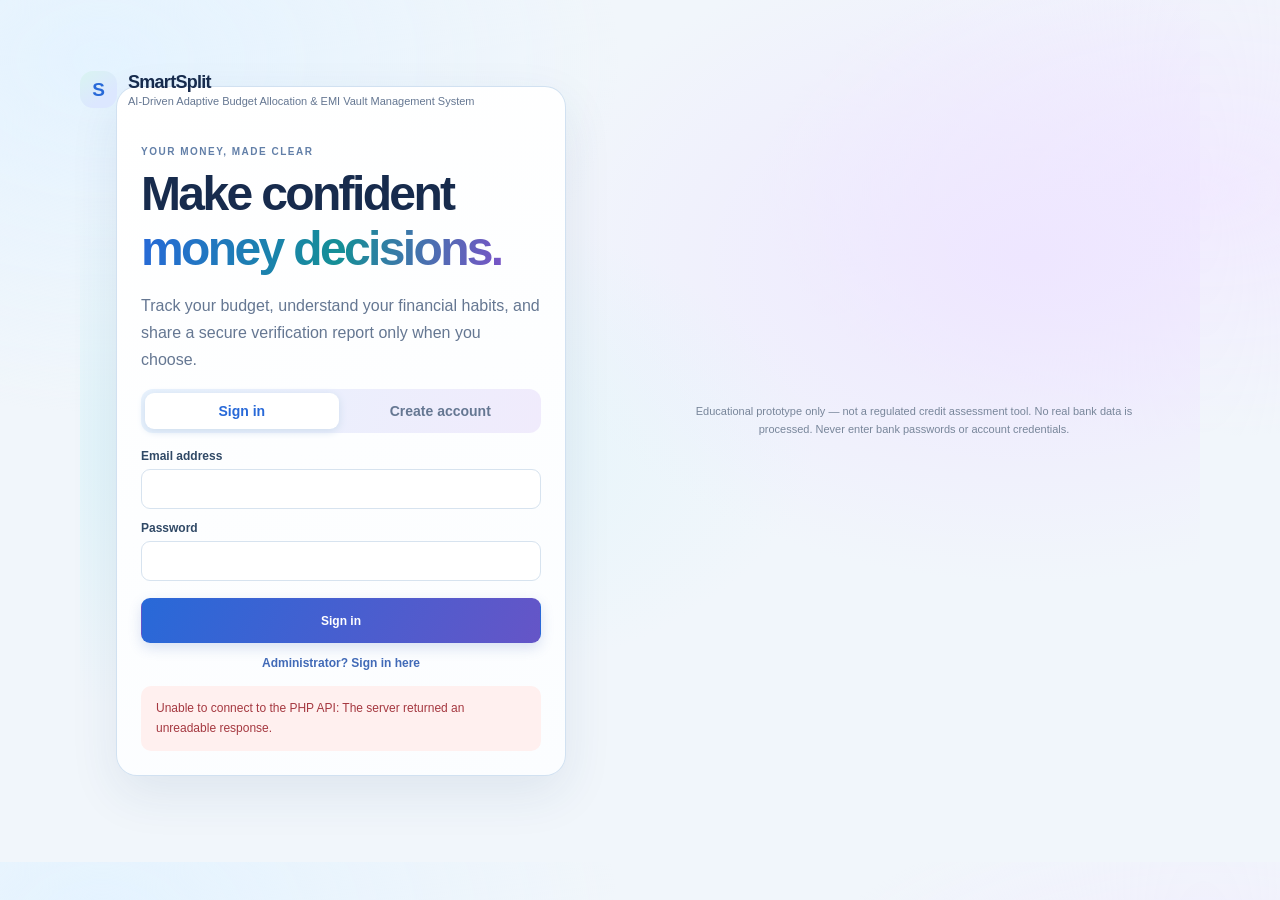
<file: frontend/index.html>
<!doctype html>
<html lang="en">
<head>
  <meta charset="utf-8">
  <meta name="viewport" content="width=device-width, initial-scale=1">
  <meta name="theme-color" content="#f1f6fb">
  <title>SmartSplit – AI-Driven Adaptive Budget Allocation &amp; EMI Vault Management System</title>
  <link rel="stylesheet" href="styles.css?v=13">
</head>
<body>
  <main class="page-wrap">
    <section id="auth-view" class="auth-shell">
      <div class="brand-lockup">
        <div class="brand-mark" aria-hidden="true">S</div>
        <div><strong>SmartSplit</strong><span>AI-Driven Adaptive Budget Allocation &amp; EMI Vault Management System</span></div>
      </div>
      <div class="auth-card">
        <div class="auth-intro">
          <p class="eyebrow">YOUR MONEY, MADE CLEAR</p>
          <h1>Make confident<br><span>money decisions.</span></h1>
          <p>Track your budget, understand your financial habits, and share a secure verification report only when you choose.</p>
        </div>
        <div id="hosting-error" class="hosting-error hidden" role="alert"></div>
        <div class="auth-tabs" role="tablist" aria-label="Account access">
          <button type="button" class="auth-tab selected" data-auth-tab="login">Sign in</button>
          <button type="button" class="auth-tab" data-auth-tab="register">Create account</button>
        </div>
        <form id="login-form" class="form-stack">
          <label>Email address<input name="email" type="email" autocomplete="username" required maxlength="254"></label>
          <label>Password<input name="password" type="password" autocomplete="current-password" required></label>
          <button class="button primary wide" type="submit">Sign in</button>
          <a class="auth-page-link" href="admin.html">Administrator? Sign in here</a>
        </form>
        <form id="register-form" class="form-stack register-form hidden">
          <label>Your name<input name="name" autocomplete="name" required maxlength="120"></label>
          <label>Email address<input name="email" type="email" autocomplete="email" required maxlength="254"></label>
          <label>Password <span class="field-hint">(10–72 characters)</span><input name="password" type="password" autocomplete="new-password" required minlength="10" maxlength="72"></label>
          <label>Account type
            <select id="registration-role" name="role">
              <option value="customer">Normal User (Customer)</option>
              <option value="bank">Bank Employee (admin approval required)</option>
            </select>
          </label>
          <div id="customer-registration-fields" class="role-fields">
            <label>PAN ID <span class="field-hint">(format checked; never stored as plain text)</span>
              <input id="pan-id" name="pan_id" type="password" autocomplete="off" autocapitalize="characters" maxlength="10" minlength="10" pattern="[A-Z]{5}[0-9]{4}[A-Z]" title="Enter 5 letters, 4 digits, then 1 letter (for example ABCDE1234F)." aria-describedby="pan-help" required>
            </label>
            <small id="pan-help" class="field-hint">Your PAN is stored only as a SHA-256 hash; the account displays its last 4 characters.</small>
          </div>
          <div id="bank-registration-fields" class="role-fields hidden">
            <label>Bank name<input name="bank_name" type="text" autocomplete="organization" maxlength="120"></label>
            <label>Bank Employee ID <span class="field-hint">(4–32 letters or digits)</span>
              <input id="bank-employee-id" name="bank_employee_id" type="text" autocomplete="off" minlength="4" maxlength="32" pattern="[A-Za-z0-9]{4,32}" title="Use 4–32 letters or digits.">
            </label>
            <small class="field-hint">Bank Employee accounts remain pending until an administrator manually verifies this ID.</small>
          </div>
          <button class="button primary wide" type="submit">Create account</button>
        </form>
        <div id="auth-message" class="notice hidden" role="status"></div>
      </div>
      <p class="auth-footnote">Educational prototype only — not a regulated credit assessment tool. No real bank data is processed. Never enter bank passwords or account credentials.</p>
    </section>

    <section id="app-view" class="app-shell hidden">
      <header class="topbar">
        <a class="brand-lockup compact" href="#" aria-label="SmartSplit home">
          <div class="brand-mark" aria-hidden="true">S</div>
          <div><strong>SmartSplit</strong><span>AI-Driven Adaptive Budget Allocation &amp; EMI Vault Management System</span></div>
        </a>
        <div class="topbar-right">
          <span id="user-label" class="user-label"></span>
          <button id="logout-button" class="button quiet" type="button">Sign out</button>
        </div>
      </header>
      <div class="app-body">
        <aside class="sidebar">
          <p class="eyebrow">WORKSPACE</p>
          <nav id="main-nav" class="main-nav" aria-label="Main navigation"></nav>
          <div class="side-note"><span class="status-dot"></span> Private by default<br><small>You control what you share.</small></div>
        </aside>
        <div class="content-column">
          <div id="toast" class="toast hidden" role="status"></div>
          <section id="customer-view" class="role-view hidden">
            <div class="page-heading">
              <div><p class="eyebrow">PERSONAL FINANCE</p><h1 id="welcome-title">Good morning</h1><p>One clear view of this month's money.</p></div>
              <label class="month-select">Month<input id="month-picker" type="month"></label>
            </div>
            <section class="customer-panel" data-panel="overview">
              <div id="budget-alert" class="budget-alert hidden" role="alert" aria-live="assertive"></div>
              <div class="summary-grid" id="summary-cards"></div>
              <section class="customer-reference-card" aria-label="Bank verification reference">
                <div><p class="eyebrow">YOUR PRIVATE BANK VERIFICATION ID</p><strong id="customer-reference-id">Loading…</strong><p>Share this ID together with a current consent reference. Your ID alone does not reveal any data.</p></div>
                <button id="copy-customer-reference" class="button secondary" type="button">Copy ID</button>
              </section>
              <div class="overview-dashboard-grid">
                <section class="card dashboard-panel spending-panel">
                  <div class="dashboard-panel-heading"><h2>Spending vs Limit by Category</h2><button class="text-button" type="button" data-go="limits">Edit limits →</button></div>
                  <div id="progress-list" class="progress-list"></div>
                  <p id="overview-limit-alert" class="overview-limit-alert"></p>
                </section>
                <div class="overview-dashboard-side">
                  <section class="card dashboard-panel vault-panel">
                    <div class="dashboard-panel-heading"><h2>EMI Vault Status</h2><button class="text-button" type="button" data-go="entries">Manage →</button></div>
                    <div id="overview-real-loan-list" class="overview-real-loans"></div>
                    <div id="overview-vault-progress" class="vault-progress"></div>
                    <div class="overview-demo-wrap"><p class="eyebrow">FAKE DEMO LOANS</p><div id="overview-demo-loan-list" class="demo-loan-grid overview-demo-grid"></div></div>
                  </section>
                  <section class="card dashboard-panel explanation-panel">
                    <div class="dashboard-panel-heading"><h2>Why this score? (Explainability)</h2><button class="text-button" type="button" data-go="risk">Details →</button></div>
                    <div id="overview-explanation" class="overview-explanation"></div>
                  </section>
                </div>
              </div>
              <div class="section-heading"><div><p class="eyebrow">BUDGET PULSE</p><h2>Notifications</h2></div><div><span id="notification-count" class="count-pill">0 unread</span> <button id="mark-notifications" class="text-button hidden" type="button">Mark as read</button></div></div>
              <div id="notification-list" class="notification-list card"></div>
            </section>

            <section class="customer-panel hidden" data-panel="entries">
              <div class="section-heading"><div><p class="eyebrow">SELF-REPORTED MONTHLY DATA</p><h2>Monthly finance details</h2><p>Enter amounts for the selected month. EMI is calculated from your active loan commitments below.</p></div></div>
              <form id="finance-form" class="card form-card">
                <div id="finance-budget-preview" class="budget-alert budget-preview hidden" role="status" aria-live="polite"></div>
                <div class="input-grid">
                  <label>Monthly income <span>Take-home income</span><div class="money-input"><span>₹</span><input name="income" type="number" min="0" step="0.01" required></div></label>
                  <label>Savings goal <span>Amount you plan to save (not an expense)</span><div class="money-input"><span>₹</span><input name="savings" type="number" min="0" step="0.01" required></div></label>
                  <label>Rent / housing <span>Monthly housing cost</span><div class="money-input"><span>₹</span><input name="rent" type="number" min="0" step="0.01" required></div></label>
                  <label>Other expenses <span>Utilities, food, and more</span><div class="money-input"><span>₹</span><input name="other" type="number" min="0" step="0.01" required></div></label>
                </div>
                <div class="repayment-box">
                  <div><strong>Repayment history</strong><span>Self-reported payments for this month; up to 60.</span></div>
                  <label>On time<input name="on_time_payments" type="number" min="0" max="60" step="1" required></label>
                  <label>Missed<input name="missed_payments" type="number" min="0" max="60" step="1" required></label>
                </div>
                <button class="button primary" type="submit">Save monthly details</button>
              </form>
              <div class="section-heading"><div><p class="eyebrow">LINKED TO YOUR REGISTERED PAN</p><h2>Your EMI commitments</h2><p>Active loans determine your monthly EMI total. Closed loans remain in your payment history. Entries are self-reported and are not checked against a credit bureau.</p></div><span id="emi-count" class="count-pill">0 active EMIs</span></div>
              <p id="emi-total" class="emi-total"></p>
              <form id="emi-form" class="card form-card">
                <div class="input-grid">
                  <label>Loan label <span>For example, vehicle loan</span><input name="loan_label" type="text" maxlength="100" required></label>
                  <label>Monthly EMI amount<div class="money-input"><span>₹</span><input name="monthly_emi" type="number" min="0.01" step="0.01" required></div></label>
                </div>
                <button class="button primary" type="submit">Add EMI commitment</button>
              </form>
              <div id="emi-commitment-list" class="card table-card emi-commitment-list"></div>
              <div class="demo-loans-section">
                <div class="demo-loans-heading">
                  <div><p class="eyebrow">PRACTICE WITH SAMPLE DATA</p><h2>Demo loans</h2><p>These are fake examples for exploring the UI. They never affect your real EMI total, budget, or risk score.</p></div>
                  <span id="demo-loan-count" class="count-pill">0 active sample loans</span>
                </div>
                <div id="demo-loan-list" class="demo-loan-grid"></div>
              </div>
            </section>

            <section class="customer-panel hidden" data-panel="limits">
              <div class="section-heading"><div><p class="eyebrow">YOUR GUARDRAILS</p><h2>Set monthly limits</h2><p>You'll be notified when an amount reaches 80% and 100% of its limit. Use 0 to remove a limit.</p></div></div>
              <form id="limits-form" class="card form-card">
                <div class="input-grid">
                  <label>Savings goal / limit<div class="money-input"><span>₹</span><input name="savings" type="number" min="0" step="0.01" required></div></label>
                  <label>Loan / EMI limit<div class="money-input"><span>₹</span><input name="emi" type="number" min="0" step="0.01" required></div></label>
                  <label>Rent / housing limit<div class="money-input"><span>₹</span><input name="rent" type="number" min="0" step="0.01" required></div></label>
                  <label>Other expenses limit<div class="money-input"><span>₹</span><input name="other" type="number" min="0" step="0.01" required></div></label>
                </div>
                <button class="button primary" type="submit">Save limits</button>
              </form>
            </section>

            <section class="customer-panel hidden" data-panel="risk">
              <div class="section-heading"><div><p class="eyebrow">EDUCATIONAL PROTOTYPE SCORE</p><h2>Your explainable risk score</h2><p>Based on self-reported data and a synthetic Decision Tree model. This is not a CIBIL or other credit-bureau score.</p></div><button id="compute-risk" class="button primary" type="button">Compute score</button></div>
              <div id="risk-card" class="card risk-card"><div class="empty-state">Save monthly finance details, then compute a score to see your explanation.</div></div>
              <p class="fine-print">This score is a classroom demonstration, not a lending decision or a promise of creditworthiness.</p>
            </section>

            <section class="customer-panel hidden" data-panel="sharing">
              <div class="section-heading"><div><p class="eyebrow">YOU'RE IN CONTROL</p><h2>Share with a bank</h2><p>Create a temporary reference that lets a bank verifier view your latest score and audit proof. It expires in 7 days.</p></div><button id="create-consent" class="button primary" type="button">Create share reference</button></div>
              <div class="notice soft"><strong>Only share with a verifier you trust.</strong> Give the bank your SmartSplit ID and one active share reference. The reference exposes your latest educational score, explanation, self-reported monthly finances, and active/closed EMI history until it expires or you revoke access. No real CIBIL score is accessed.</div>
              <div class="customer-reference-card compact-reference"><div><p class="eyebrow">SMARTSPLIT CUSTOMER ID</p><strong id="customer-reference-id-sharing">Loading…</strong></div><button class="button secondary" type="button" data-copy-customer-reference>Copy ID</button></div>
              <div id="consent-list" class="consent-list"></div>
            </section>
          </section>

          <section id="bank-view" class="role-view hidden">
            <div class="page-heading"><div><p class="eyebrow">CONSENT-BASED VERIFICATION</p><h1>Verification portal</h1><p>Enter the customer ID and a matching, active consent reference. The customer ID alone grants no access.</p></div></div>
            <form id="bank-lookup-form" class="card lookup-card">
              <label>Customer SmartSplit ID<input name="customer_reference_id" required minlength="19" maxlength="19" pattern="SS-[A-Fa-f0-9]{16}" placeholder="SS-0123456789ABCDEF"></label>
              <label>Customer consent reference<input name="reference_id" required minlength="32" maxlength="32" placeholder="32-character consent reference"></label>
              <button class="button primary" type="submit">Verify record</button>
            </form>
            <div id="bank-result" class="bank-result"></div>
            <p class="fine-print">Read-only access. No bank credentials, account logins, or live account data are requested or processed.</p>
          </section>

          <section id="admin-view" class="role-view hidden">
            <div class="page-heading"><div><p class="eyebrow">SYSTEM ADMINISTRATION</p><h1>Admin panel</h1><p>Approve verifier access, manage accounts, and review audit activity.</p></div><button id="retrain-model" class="button secondary" type="button">Retrain synthetic model</button></div>
            <div class="section-heading"><div><p class="eyebrow">ACCESS CONTROL</p><h2>Accounts</h2><p>Review the submitted Bank Employee ID manually before approving access. Customer PANs are shown masked only.</p></div></div>
            <div id="admin-users" class="card table-card"></div>
            <div class="section-heading"><div><p class="eyebrow">AUDIT TRAIL</p><h2>Recent system events</h2></div></div>
            <div id="admin-logs" class="card table-card"></div>
          </section>
        </div>
      </div>
      <footer class="footer-note">Educational prototype only — not a regulated credit assessment tool. No real bank data is processed. · Private, self-reported data · No live bank connections</footer>
    </section>
  </main>
  <dialog id="close-emi-dialog" class="close-emi-dialog">
    <form id="close-emi-form">
      <h2>Close EMI commitment</h2>
      <p id="close-emi-label" class="fine-print"></p>
      <input name="commitment_id" type="hidden">
      <label>Total amount paid<div class="money-input"><span>₹</span><input name="amount_paid" type="number" min="0" step="0.01" required></div></label>
      <label>Were all EMI payments made on time?
        <select name="paid_on_time" required>
          <option value="">Select one</option>
          <option value="true">Yes, all on time</option>
          <option value="false">No, there were late payments</option>
        </select>
      </label>
      <div class="dialog-actions">
        <button class="button quiet" type="button" id="cancel-close-emi">Cancel</button>
        <button class="button primary" type="submit">Save payment history</button>
      </div>
    </form>
  </dialog>
  <script src="app.js?v=16" defer></script>
</body>
</html>
</file>
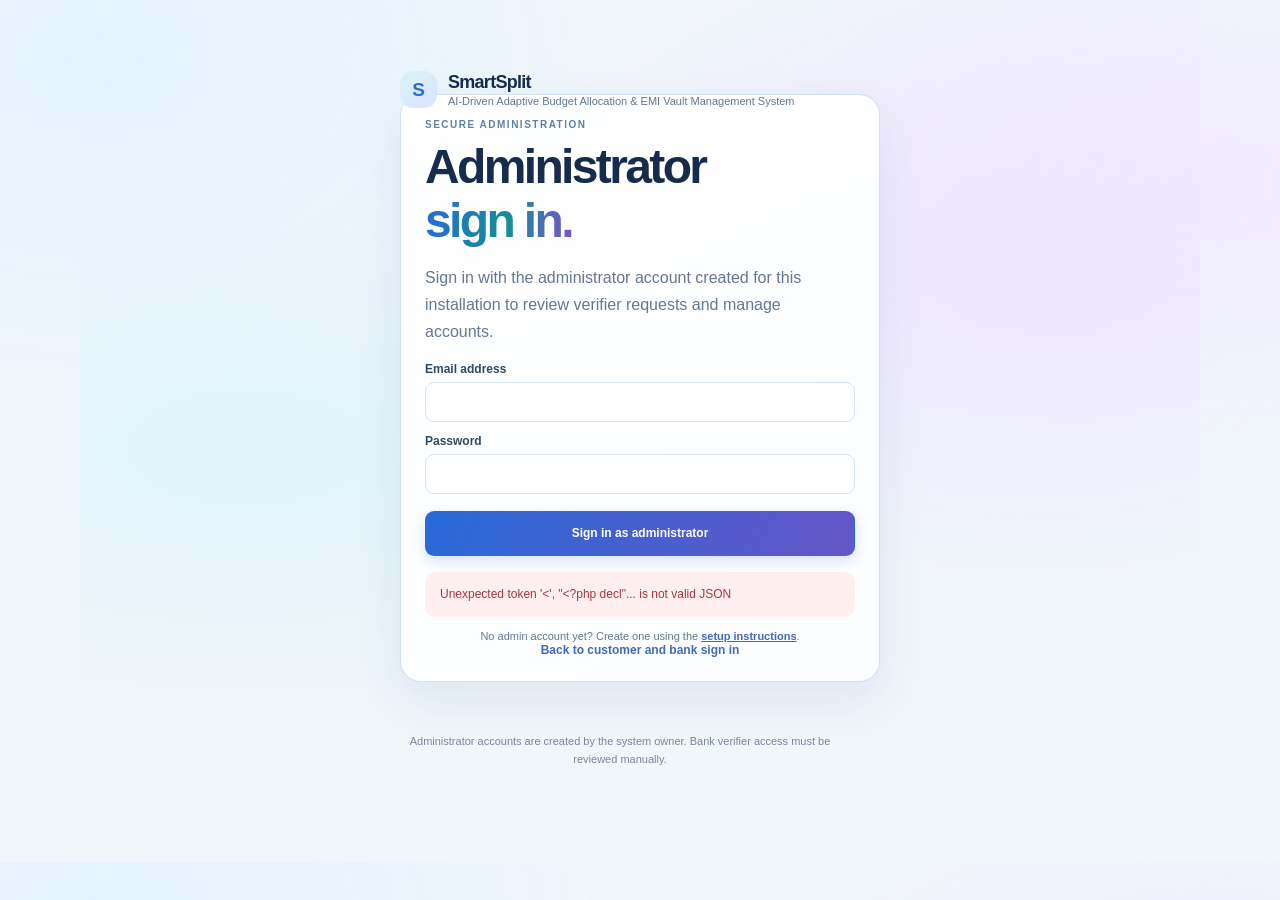
<file: frontend/admin.html>
<!doctype html>
<html lang="en">
<head>
  <meta charset="utf-8">
  <meta name="viewport" content="width=device-width, initial-scale=1">
  <meta name="theme-color" content="#f1f6fb">
  <title>Admin sign in | SmartSplit</title>
  <link rel="stylesheet" href="styles.css?v=13">
</head>
<body>
  <main class="page-wrap">
    <section class="auth-shell admin-auth-shell">
      <a class="brand-lockup" href="index.html" aria-label="SmartSplit home">
        <div class="brand-mark" aria-hidden="true">S</div>
        <div><strong>SmartSplit</strong><span>AI-Driven Adaptive Budget Allocation &amp; EMI Vault Management System</span></div>
      </a>
      <div class="auth-card admin-auth-card">
        <div class="auth-intro">
          <p class="eyebrow">SECURE ADMINISTRATION</p>
          <h1>Administrator<br><span>sign in.</span></h1>
          <p>Sign in with the administrator account created for this installation to review verifier requests and manage accounts.</p>
        </div>
        <form id="admin-login-form" class="form-stack">
          <label>Email address<input name="email" type="email" autocomplete="username" required maxlength="254"></label>
          <label>Password<input name="password" type="password" autocomplete="current-password" required maxlength="72"></label>
          <button id="admin-login-submit" class="button primary wide" type="submit" disabled>Sign in as administrator</button>
        </form>
        <div id="admin-login-message" class="notice hidden" role="status" aria-live="polite"></div>
        <p class="field-hint admin-setup-help">No admin account yet? Create one using the <a href="../README.md">setup instructions</a>.</p>
        <a class="auth-page-link" href="index.html">Back to customer and bank sign in</a>
      </div>
      <p class="auth-footnote">Administrator accounts are created by the system owner. Bank verifier access must be reviewed manually.</p>
    </section>
  </main>
  <script src="admin-login.js?v=1" defer></script>
</body>
</html>
</file>
<file: frontend/styles.css>
:root {
  color-scheme: light;
  --ink: #172b4d;
  --muted: #657792;
  --line: #dfe8f2;
  --paper: #fff;
  --canvas: #f1f6fb;
  --blue: #2869d8;
  --blue-dark: #1e53b4;
  --mint: #e6f7f1;
  --green: #14805e;
  --amber: #b96c08;
  --red: #c5414a;
  --teal: #168f96;
  --purple: #7954c7;
  --coral: #e46862;
  --shadow: 0 18px 50px rgba(31, 65, 107, .09);
  font-family: 'DM Sans', 'Segoe UI', sans-serif;
  font-synthesis: none;
  text-rendering: optimizeLegibility;
}

* { box-sizing: border-box; }
body { margin: 0; background: radial-gradient(ellipse at 8% 7%, #e4f3ff 0, transparent 31%), radial-gradient(ellipse at 94% 22%, #f1eaff 0, transparent 26%), var(--canvas); color: var(--ink); font-size: 14px; }
button, input, select { font: inherit; }
button { cursor: pointer; }
.hidden { display: none !important; }
.disclaimer { display: flex; align-items: center; justify-content: center; gap: 9px; padding: 10px 18px; background: linear-gradient(100deg, #153b64, #194e71 55%, #2d477f); color: #fff; text-align: center; font-size: 12px; letter-spacing: .01em; }
.disclaimer span { color: #9ad6ff; font-size: 15px; }
.page-wrap { max-width: 1500px; margin: 0 auto; min-height: calc(100vh - 38px); }
.auth-shell { position: relative; display: grid; grid-template-columns: 1fr minmax(350px, 470px); align-items: center; gap: clamp(40px, 10vw, 150px); max-width: 1120px; min-height: calc(100vh - 38px); padding: 58px 36px; margin: 0 auto; background: radial-gradient(ellipse at 15% 52%, #dff4fa 0, transparent 42%), radial-gradient(ellipse at 85% 30%, #eee6ff 0, transparent 38%); }
.admin-auth-shell { grid-template-columns: minmax(0, 480px); justify-content: center; gap: 0; }
.admin-auth-shell > .brand-lockup { left: max(36px, calc((100% - 480px) / 2)); }
.admin-auth-card { width: 100%; }
.admin-auth-card .auth-intro { margin-top: 0; }
.admin-setup-help { margin: 13px 0 0; text-align: center; font-size: 11px; }
.admin-setup-help a { color: #416ab7; font-weight: 700; }
.auth-page-link { display: block; margin: 1px auto 0; color: #416ab7; text-align: center; font-size: 12px; font-weight: 600; text-decoration: none; }
.auth-page-link:hover { text-decoration: underline; }
.brand-lockup { display: inline-flex; align-items: center; gap: 11px; color: var(--ink); text-decoration: none; }
.brand-lockup strong { display: block; font: 800 18px 'Segoe UI', sans-serif; letter-spacing: -.04em; }
.brand-lockup span { display: block; margin-top: 2px; color: var(--muted); font-size: 11px; }
.brand-lockup > div:last-child { min-width: 0; }
.brand-mark { display: grid; place-items: center; width: 37px; height: 37px; border-radius: 13px; background: linear-gradient(145deg, #d9f4f1, #dce7ff 70%); color: var(--blue); font: 800 19px 'Segoe UI', sans-serif; }
.auth-shell > .brand-lockup { position: absolute; top: 71px; }
.auth-intro { margin-top: 35px; }
.auth-intro h1, .page-heading h1 { margin: 10px 0; font: 800 clamp(34px, 4vw, 48px)/1.13 'Segoe UI', sans-serif; letter-spacing: -.055em; }
.auth-intro h1 span { color: var(--blue); }
.auth-intro > p:last-child { max-width: 410px; color: var(--muted); font-size: 16px; line-height: 1.7; }
.eyebrow { margin: 0; color: #8090a7; font-size: 10px; font-weight: 700; letter-spacing: .15em; }
.auth-card { padding: 24px; border: 1px solid rgba(207, 224, 241, .95); border-radius: 21px; background: linear-gradient(155deg, #fff 0%, #fbfdff 100%); box-shadow: var(--shadow); }
.auth-tabs, .page-nav { display: flex; gap: 5px; padding: 4px; border-radius: 12px; background: linear-gradient(100deg, #e8f2fd, #f0ebfc); }
.auth-tabs { margin: 16px 0; }
.auth-tab { flex: 1; padding: 10px; border: 0; border-radius: 9px; background: transparent; color: var(--muted); font-weight: 600; }
.auth-tab.selected { background: #fff; color: var(--blue); box-shadow: 0 2px 8px #cddced; }
.form-stack { display: grid; gap: 12px; }
.register-form { grid-template-columns: repeat(2, minmax(0, 1fr)); }
.register-form > .role-fields, .register-form > .button { grid-column: 1 / -1; }
.register-form > .role-fields { grid-template-columns: repeat(2, minmax(0, 1fr)); align-items: center; }
.register-form > .role-fields small { grid-column: 2; grid-row: 1; }
.register-form #bank-registration-fields small { grid-column: 1 / -1; grid-row: auto; }
.role-fields { display: grid; gap: 9px; padding: 11px; border: 1px solid #dce9f1; border-radius: 11px; background: linear-gradient(130deg, #f1fbfb, #f7f5ff); }
label { display: block; color: #34445c; font-size: 12px; font-weight: 600; }
input, select { width: 100%; min-height: 40px; margin-top: 6px; padding: 9px 11px; border: 1px solid #dfe5ee; border-radius: 9px; outline: 0; background: #fff; color: var(--ink); transition: border-color .16s, box-shadow .16s; }
input:focus, select:focus { border-color: #83b1fa; box-shadow: 0 0 0 3px #e4efff; }
.field-hint { color: var(--muted); font-weight: 400; }
.button { display: inline-flex; align-items: center; justify-content: center; gap: 8px; min-height: 41px; padding: 0 16px; border: 1px solid transparent; border-radius: 9px; font-size: 12px; font-weight: 700; transition: transform .14s, background .14s; }
.button:hover { transform: translateY(-1px); }
.button.primary { background: linear-gradient(115deg, #2869d8, #6555c7); color: #fff; box-shadow: 0 5px 13px rgb(54 92 183 / 18%); }
.button.primary:hover { background: linear-gradient(115deg, #1e53b4, #5543b6); }
.button.secondary { border-color: #d6e5f4; background: linear-gradient(115deg, #e9f8fb, #f0edff); color: #315fb7; }
.button.quiet { border-color: #dce6f0; background: linear-gradient(120deg, #fff, #f8fbff); color: #49617f; }
.button.wide { width: 100%; min-height: 45px; margin-top: 5px; }
.auth-footnote { max-width: 440px; margin: -20px 0 0; color: #78869a; text-align: center; font-size: 11px; line-height: 1.6; }
.notice { margin-top: 16px; padding: 13px 15px; border-radius: 10px; background: #fff2e7; color: #815016; font-size: 12px; line-height: 1.6; }
.hosting-error { padding: 16px; border: 1px solid #f1d0a4; border-radius: 12px; background: #fff8ed; color: #76501e; font-size: 12px; line-height: 1.7; }
.hosting-error a { display: inline-block; margin-top: 9px; color: #145fc9; font-weight: 700; text-decoration: underline; }
.notice.soft { border: 1px solid #e2ebfa; background: #eff5ff; color: #485d7d; }
.app-shell { padding: 0 27px 28px; }
.topbar { display: flex; align-items: center; justify-content: space-between; min-height: 74px; border-bottom: 1px solid #dbe7f1; background: linear-gradient(100deg, rgb(255 255 255 / 86%), rgb(241 248 255 / 90%) 55%, rgb(247 243 255 / 86%)); }
.brand-lockup.compact .brand-mark { width: 33px; height: 33px; border-radius: 11px; }
.brand-lockup.compact strong { font-size: 16px; }
.brand-lockup.compact span { max-width: 560px; font-size: 9px; }
.topbar-right { display: flex; align-items: center; gap: 16px; }
.user-label { color: #53647a; font-size: 12px; font-weight: 600; }
.app-body { display: grid; grid-template-columns: 205px minmax(0, 1fr); gap: 34px; padding-top: 27px; }
.sidebar { display: flex; flex-direction: column; min-height: 640px; padding: 11px 4px 14px; }
.sidebar .eyebrow { margin: 0 0 15px 11px; }
.main-nav { display: grid; gap: 5px; }
.nav-item { width: 100%; padding: 11px; border: 0; border-radius: 9px; background: transparent; color: #64758a; text-align: left; font-size: 12px; font-weight: 600; }
.nav-item.active { background: linear-gradient(110deg, #e4f5fb, #e9eaff); color: #315fb7; box-shadow: inset 3px 0 #4382df; }
.side-note { margin-top: auto; padding: 14px 12px; border: 1px solid #d4eee6; border-radius: 12px; background: linear-gradient(135deg, #e6f8f1, #eaf7ff); color: #26705f; font-size: 11px; line-height: 1.8; }
.side-note small { margin-left: 12px; color: #678a80; }
.status-dot { display: inline-block; width: 7px; height: 7px; margin-right: 5px; border-radius: 50%; background: #25a478; }
.content-column { min-width: 0; padding-bottom: 35px; }
.page-heading { display: flex; align-items: center; justify-content: space-between; gap: 20px; margin: 6px 0 24px; }
.page-heading h1 { margin: 5px 0; font-size: clamp(27px, 3vw, 36px); }
.page-heading p:not(.eyebrow), .section-heading p:not(.eyebrow) { margin: 6px 0 0; color: var(--muted); font-size: 12px; }
.month-select { width: 165px; color: var(--muted); }
.month-select input { min-height: 39px; }
.page-nav { width: fit-content; max-width: 100%; margin-bottom: 21px; overflow-x: auto; }
.page-tab { flex: 0 0 auto; padding: 9px 13px; border: 0; border-radius: 8px; background: transparent; color: #697990; white-space: nowrap; font-size: 11px; font-weight: 600; }
.page-tab.active { background: #fff; color: var(--blue); box-shadow: 0 2px 7px #dfe5ef; }
.summary-grid { display: grid; grid-template-columns: repeat(3, minmax(0, 1fr)); gap: 13px; margin-bottom: 28px; }
.summary-card, .card { border: 1px solid var(--line); border-radius: 14px; background: var(--paper); }
.summary-card { min-width: 0; min-height: 116px; padding: 17px 18px; }
.summary-card .label { color: #7a879a; font-size: 11px; font-weight: 600; }
.summary-card strong { display: block; margin-top: 9px; font: 700 25px 'Segoe UI', sans-serif; letter-spacing: -.04em; }
.summary-card small { display: block; margin-top: 5px; color: #8793a5; font-size: 10px; }
.score-summary-card .text-button { margin: 8px 0 0; padding: 0; }
.app-shell.customer-mode .app-body { grid-template-columns: 205px minmax(0, 1fr); gap: 34px; }
.customer-mode .page-heading { margin: 15px 0 22px; }
.customer-mode .summary-grid { grid-template-columns: repeat(4, minmax(0, 1fr)); gap: 16px; margin-bottom: 22px; }
.customer-mode .summary-card { min-height: 105px; padding: 17px 19px; border-color: transparent; box-shadow: 0 8px 22px rgb(45 74 112 / 7%); }
.customer-mode .summary-income { border-color: #d1e9f6; background: linear-gradient(145deg, #fff 10%, #eaf7ff); }
.customer-mode .summary-emi { border-color: #f6dfc3; background: linear-gradient(145deg, #fff 10%, #fff4e6); }
.customer-mode .summary-available { border-color: #cdece0; background: linear-gradient(145deg, #fff 10%, #e9fbf2); }
.customer-mode .summary-score { border-color: #ddd5f6; background: linear-gradient(145deg, #fff 10%, #f2edff); }
.summary-income strong { color: #3183ad; }
.summary-emi strong { color: #e58b1e; }
.summary-available strong, .summary-score strong { color: #229d6e; }
.summary-score strong { font-size: 24px; }
.customer-reference-card { display: flex; align-items: center; justify-content: space-between; gap: 18px; margin: -8px 0 21px; padding: 14px 18px; border: 1px solid #cfe4f3; border-radius: 14px; background: linear-gradient(105deg, #e8f7fb, #f0edff 72%, #f2fbf6); box-shadow: 0 6px 16px rgb(48 91 139 / 5%); }
.customer-reference-card .eyebrow { margin-bottom: 5px; color: #526fa3; }
.customer-reference-card strong { display: block; color: #244f89; font: 800 17px 'Segoe UI', sans-serif; letter-spacing: .08em; }
.customer-reference-card p:not(.eyebrow) { margin: 5px 0 0; color: #6d7e96; font-size: 10px; line-height: 1.5; }
.compact-reference { max-width: 600px; margin: 14px 0; }
.lookup-card { flex-wrap: wrap; }
.lookup-card label { min-width: 200px; }
.overview-dashboard-grid { display: grid; grid-template-columns: minmax(0, 1.03fr) minmax(0, 1fr); align-items: start; gap: 18px; }
.dashboard-panel { min-width: 0; padding: 20px; border-color: #dce7f1; box-shadow: 0 8px 24px rgb(37 72 117 / 5%); }
.spending-panel { background: linear-gradient(150deg, #fff 62%, #f0f9ff); }
.vault-panel { background: linear-gradient(145deg, #fff 58%, #f0fbf6); }
.explanation-panel { background: linear-gradient(145deg, #fff 58%, #f6f1ff); }
.dashboard-panel-heading { display: flex; align-items: center; justify-content: space-between; gap: 12px; margin-bottom: 14px; }
.dashboard-panel-heading h2 { margin: 0; font: 700 18px 'Segoe UI', sans-serif; letter-spacing: -.025em; }
.dashboard-panel-heading .text-button { flex: 0 0 auto; }
.overview-dashboard-side { display: grid; gap: 15px; min-width: 0; }
.spending-panel .progress-list { padding: 0; }
.spending-panel .progress-row { grid-template-columns: minmax(95px, 1fr) minmax(75px, 1.4fr) minmax(105px, auto); gap: 12px; padding: 9px 0; }
.spending-panel .progress-row + .progress-row { border-top: 0; }
.spending-panel .progress-label { color: #354357; font-size: 12px; }
.spending-panel .progress-label small { display: none; }
.spending-panel .progress-value { color: #7e8999; font-size: 11px; }
.spending-panel .progress-fill { background: #239f70; }
.spending-panel .progress-fill.emi { background: #ed9a2c; }
.spending-panel .progress-fill.rent { background: #378bb8; }
.spending-panel .progress-fill.savings { background: #239f70; }
.spending-panel .progress-fill.other { background: #875fc8; }
.spending-panel .progress-fill.warning { filter: saturate(1.18); }
.spending-panel .progress-fill.danger { filter: saturate(1.25); }
.spending-panel .progress-track:has(.progress-fill.danger) { outline: 1px solid #f0b1b4; outline-offset: 1px; }
.spending-panel .progress-track:has(.progress-fill.warning) { outline: 1px solid #f1d29d; outline-offset: 1px; }
.overview-limit-alert { min-height: 17px; margin: 9px 0 0; color: #bd4765; font-size: 11px; }
.overview-limit-alert.warning { color: #d68719; }
.vault-panel .overview-real-heading { padding: 0; background: transparent; color: #677486; font-size: 12px; }
.vault-panel .overview-real-heading strong { color: #354357; }
.vault-panel .overview-real-rows { margin: 9px 0 12px; }
.vault-panel .overview-real-row { grid-template-columns: minmax(0, 1fr) auto auto; padding: 7px 9px; }
.vault-panel .overview-real-row .button { min-height: 28px; }
.overview-loan-note { margin: 9px 0; }
.vault-progress-track { height: 10px; border-radius: 99px; background: #e8edf1; overflow: hidden; }
.vault-progress-track span { display: block; height: 100%; border-radius: inherit; background: #239f70; }
.vault-progress p { margin: 6px 0 0; color: #259c70; font-size: 11px; }
.overview-demo-wrap { margin-top: 16px; padding-top: 12px; border-top: 1px solid #eef1f5; }
.overview-demo-wrap > .eyebrow { margin-bottom: 9px; }
.overview-demo-grid { grid-template-columns: 1fr; gap: 8px; margin-top: 0; }
.overview-demo-grid .demo-loan-card { padding: 10px 12px; box-shadow: none; }
.overview-demo-grid .demo-loan-card-top { justify-content: flex-start; }
.overview-demo-grid .demo-loan-icon { width: 25px; height: 25px; border-radius: 8px; font-size: 13px; }
.overview-demo-grid .demo-loan-card h3 { margin: 8px 0 2px; }
.overview-demo-grid .demo-loan-amount { margin: 8px 0; }
.overview-demo-grid .demo-loan-amount strong { font-size: 17px; }
.overview-demo-grid .demo-loan-card-bottom { padding-top: 8px; }
.overview-demo-grid .demo-loan-card > p { display: none; }
.overview-explanation { display: grid; gap: 9px; }
.overview-factor { display: grid; grid-template-columns: 16px minmax(0, 1fr) auto; align-items: start; gap: 5px; color: #168965; font-size: 11px; }
.overview-factor.unfavorable { color: #c34e67; }
.overview-factor > span:first-child { font-weight: 800; }
.overview-factor small { color: #7b8797; font-size: 10px; }
.overview-factor strong { color: inherit; font-size: 10px; white-space: nowrap; }
.overview-explanation-empty { margin: 0; color: var(--muted); font-size: 11px; line-height: 1.6; }
.overview-explanation-note { margin: 4px 0 0; color: #8a96a7; font-size: 10px; line-height: 1.5; }
.explanation-panel .button { justify-self: start; }
.overview-loan-box { margin: 0 0 27px; padding: 23px; border: 1px solid #e1e9f4; border-radius: 17px; background: linear-gradient(135deg, #fff 0%, #f7faff 100%); box-shadow: 0 7px 22px rgb(39 61 94 / 4%); }
.overview-loan-heading { display: flex; align-items: center; justify-content: space-between; gap: 16px; margin-bottom: 15px; }
.overview-loan-heading h2 { margin: 4px 0; font: 700 19px 'Segoe UI', sans-serif; letter-spacing: -.035em; }
.overview-loan-heading p:not(.eyebrow) { margin: 0; color: #8793a5; font-size: 10px; }
.overview-real-heading { display: flex; justify-content: space-between; gap: 12px; padding: 12px 14px; border-radius: 10px; background: #eef4ff; color: #365982; font-size: 11px; }
.overview-real-rows { display: grid; gap: 8px; margin: 9px 0 16px; }
.overview-real-row { display: grid; grid-template-columns: minmax(110px, 1fr) auto auto; align-items: center; gap: 10px; padding: 10px 12px; border: 1px solid #edf1f6; border-radius: 10px; background: #fff; color: #53647c; font-size: 10px; }
.overview-real-row small { margin-left: 5px; color: #8793a5; text-transform: capitalize; }
.overview-real-row strong { color: #263955; }
.overview-real-row .button { min-height: 29px; }
.overview-loan-note { margin: 10px 2px 16px; color: #8793a5; font-size: 10px; }
.overview-demo-grid { margin-top: 13px; }
.budget-alert { margin: 0 0 19px; padding: 16px 18px; border: 1px solid #f0c978; border-radius: 13px; background: #fff8e8; color: #634715; font-size: 12px; line-height: 1.65; }
.budget-alert h2 { margin: 0 0 5px; color: #8b5110; font: 700 16px 'Segoe UI', sans-serif; }
.budget-alert p { margin: 5px 0; }
.budget-alert ul { margin: 8px 0 0; padding-left: 19px; }
.budget-alert li + li { margin-top: 4px; }
.budget-alert.critical { border-color: #edb1ab; background: #fff1ef; color: #762f2b; }
.budget-alert.critical h2 { color: #a3332c; }
.budget-preview { margin: 0 0 20px; }
.section-heading { display: flex; align-items: center; justify-content: space-between; gap: 18px; margin: 25px 0 13px; }
.section-heading h2 { margin: 4px 0 0; font: 700 19px 'Segoe UI', sans-serif; letter-spacing: -.035em; }
.text-button { border: 0; background: none; color: var(--blue); font-size: 11px; font-weight: 700; }
.progress-list { padding: 8px 20px; }
.progress-row { display: grid; grid-template-columns: 130px minmax(80px, 1fr) 105px; align-items: center; gap: 15px; padding: 13px 0; }
.progress-row + .progress-row { border-top: 1px solid #f0f2f6; }
.progress-label { color: #526177; font-size: 11px; font-weight: 600; }
.progress-label small { display: block; margin-top: 3px; color: #98a2b2; font-size: 10px; font-weight: 400; }
.progress-track { height: 7px; border-radius: 99px; background: #edf0f5; overflow: hidden; }
.progress-fill { height: 100%; border-radius: inherit; background: #31aa80; }
.progress-fill.warning { background: #edaa46; }
.progress-fill.danger { background: #d85660; }
.progress-value { color: #627188; text-align: right; font-size: 10px; }
.emi-commitment-list { margin-top: 14px; overflow-x: auto; }
.emi-total { margin: -4px 0 14px; color: #526177; font-size: 12px; font-weight: 700; }
.demo-loans-section { margin-top: 30px; padding: 22px; border: 1px solid #dce7f8; border-radius: 18px; background: linear-gradient(135deg, #f5f8ff 0%, #f9fbff 55%, #f4f7ff 100%); }
.demo-loans-heading { display: flex; align-items: flex-start; justify-content: space-between; gap: 20px; margin-bottom: 17px; }
.demo-loans-heading h2 { margin: 4px 0 5px; font: 700 19px 'Segoe UI', sans-serif; letter-spacing: -.035em; }
.demo-loans-heading p:not(.eyebrow) { max-width: 580px; margin: 0; color: #7d8ba1; font-size: 11px; line-height: 1.6; }
.demo-loan-grid { display: grid; grid-template-columns: repeat(3, minmax(0, 1fr)); gap: 13px; }
.demo-loan-card { min-width: 0; padding: 17px; border: 1px solid #e4eaf4; border-radius: 14px; background: #fff; box-shadow: 0 5px 15px rgb(40 67 110 / 5%); }
.demo-loan-card.closed { background: #f9fafc; }
.demo-loan-card-top, .demo-loan-card-bottom { display: flex; align-items: center; justify-content: space-between; gap: 8px; }
.demo-loan-icon { display: grid; width: 34px; height: 34px; place-items: center; border-radius: 11px; background: #eaf1ff; color: #386dcc; font-size: 17px; }
.demo-loan-badge { padding: 5px 7px; border: 1px solid #f2d7a2; border-radius: 99px; background: #fff7e8; color: #95600e; font-size: 8px; font-weight: 800; letter-spacing: .055em; }
.demo-loan-card h3 { margin: 15px 0 3px; color: #263955; font-size: 13px; }
.demo-loan-card > p { margin: 0; color: #8a96a7; font-size: 10px; }
.demo-loan-amount { margin: 17px 0; }
.demo-loan-amount strong { display: block; color: #1e3452; font: 700 23px 'Segoe UI', sans-serif; letter-spacing: -.035em; }
.demo-loan-amount span { color: #8a96a7; font-size: 10px; }
.demo-loan-card-bottom { padding-top: 12px; border-top: 1px solid #eef1f6; }
.demo-loan-status { color: #5c6e87; font-size: 10px; font-weight: 700; }
.demo-loan-card .button { min-height: 31px; padding: 0 9px; font-size: 9px; }
.demo-loan-empty { grid-column: 1 / -1; padding: 18px; border: 1px dashed #d8e1ef; border-radius: 12px; color: #8794a7; text-align: center; font-size: 11px; }
.close-emi-dialog { width: min(460px, calc(100% - 28px)); padding: 22px; border: 1px solid var(--line); border-radius: 14px; color: var(--ink); }
.close-emi-dialog::backdrop { background: rgb(18 32 53 / 45%); }
.close-emi-dialog h2 { margin: 0 0 9px; font: 700 19px 'Segoe UI', sans-serif; }
.close-emi-dialog label { display: block; margin-top: 15px; }
.dialog-actions { display: flex; justify-content: flex-end; gap: 10px; margin-top: 20px; }
.notification-list { padding: 6px 17px; }
.notification-row { display: flex; align-items: center; gap: 10px; padding: 12px 0; color: #5c6c82; font-size: 11px; }
.notification-row + .notification-row { border-top: 1px solid #f0f2f6; }
.notification-row.unread { color: var(--ink); }
.notification-dot { width: 7px; height: 7px; flex: 0 0 auto; border-radius: 50%; background: #d9e1ec; }
.notification-row.unread .notification-dot { background: var(--blue); }
.notification-row span:nth-child(2) { flex: 1; }
.notification-row time { color: #9aa4b2; font-size: 10px; }
.empty-state { padding: 24px; color: #8a96a7; text-align: center; font-size: 12px; }
.count-pill { padding: 5px 9px; border-radius: 99px; background: #edf3fc; color: #5274a4; font-size: 10px; font-weight: 700; }
.form-card { padding: 22px; }
.input-grid { display: grid; grid-template-columns: repeat(2, minmax(0, 1fr)); gap: 18px; margin-bottom: 20px; }
.input-grid label > span { display: block; margin-top: 4px; color: #8b97a8; font-size: 10px; font-weight: 400; }
.money-input { display: flex; align-items: center; margin-top: 7px; padding-left: 11px; border: 1px solid #dfe5ee; border-radius: 9px; color: #8793a4; }
.money-input:focus-within { border-color: #83b1fa; box-shadow: 0 0 0 3px #e4efff; }
.money-input input { min-height: 39px; margin: 0; border: 0; box-shadow: none; }
.repayment-box { display: flex; align-items: center; gap: 15px; margin: 3px 0 21px; padding: 15px; border-radius: 10px; background: #f7f9fc; }
.repayment-box > div { flex: 1; }
.repayment-box strong, .repayment-box span { display: block; }
.repayment-box strong { color: #46576d; font-size: 11px; }
.repayment-box span { margin-top: 4px; color: #8a96a7; font-size: 10px; }
.repayment-box label { width: 105px; }
.repayment-box input { min-height: 35px; }
.risk-card { min-height: 170px; padding: 20px; }
.risk-score-head { display: flex; align-items: center; gap: 20px; padding-bottom: 17px; border-bottom: 1px solid var(--line); }
.score-circle { display: grid; place-items: center; width: 76px; height: 76px; flex: 0 0 auto; border: 6px solid #d6f0e8; border-radius: 50%; color: var(--green); font: 700 18px 'Segoe UI', sans-serif; }
.score-circle.medium { border-color: #ffedca; color: var(--amber); }
.score-circle.high { border-color: #f8dadd; color: var(--red); }
.risk-score-head h3 { margin: 0; font: 700 20px 'Segoe UI', sans-serif; }
.risk-score-head p { margin: 5px 0 0; color: var(--muted); font-size: 11px; }
.explanation-title { margin: 18px 0 12px; color: #69788c; font-size: 11px; font-weight: 700; }
.factor-row { display: grid; grid-template-columns: 1fr minmax(70px, 36%) 78px; align-items: center; gap: 12px; padding: 9px 0; border-top: 1px solid #f0f2f6; font-size: 11px; }
.factor-name { color: #53637a; }
.factor-bar { height: 6px; border-radius: 99px; background: #edf0f5; overflow: hidden; }
.factor-bar span { display: block; height: 100%; border-radius: inherit; }
.factor-bar .positive { background: #32aa7f; }
.factor-bar .negative { background: #df6a6c; }
.factor-impact { color: #6d7b90; text-align: right; font-size: 10px; }
.fine-print { color: #8a96a7; font-size: 10px; line-height: 1.7; }
.consent-list { display: grid; gap: 10px; margin-top: 18px; }
.consent-row { display: flex; align-items: center; justify-content: space-between; gap: 15px; padding: 15px; border: 1px solid var(--line); border-radius: 12px; background: #fff; }
.consent-row code { color: #3e5f91; font-size: 12px; overflow-wrap: anywhere; }
.consent-row small { display: block; margin-top: 5px; color: #8290a3; }
.lookup-card { display: flex; align-items: end; gap: 12px; max-width: 700px; padding: 20px; }
.lookup-card label { flex: 1; }
.bank-result { margin-top: 18px; }
.bank-result-grid { display: grid; grid-template-columns: repeat(2, minmax(0, 1fr)); gap: 12px; margin: 15px 0; }
.proof-card { padding: 15px; border: 1px solid var(--line); border-radius: 11px; background: #fff; }
.proof-card small { display: block; margin-bottom: 7px; color: #8a96a7; }
.proof-card code { color: #476288; font-size: 10px; overflow-wrap: anywhere; }
.integrity-banner { padding: 13px 15px; border-radius: 10px; font-weight: 700; font-size: 12px; }
.integrity-banner.valid { background: #e7f7f0; color: #147451; }
.integrity-banner.invalid { background: #fff0ef; color: #a53840; }
.table-card { overflow-x: auto; }
table { width: 100%; border-collapse: collapse; text-align: left; }
th, td { padding: 12px 13px; border-bottom: 1px solid #eef0f5; white-space: nowrap; font-size: 10px; }
th { color: #8692a4; font-weight: 700; }
td { color: #55657a; }
td .button { min-height: 30px; padding: 0 10px; font-size: 10px; }
.role-badge { display: inline-block; padding: 4px 7px; border-radius: 20px; background: #eef3fa; color: #667890; text-transform: capitalize; }
.role-badge.pending { background: #fff1dc; color: #94600c; }
.toast { position: sticky; top: 8px; z-index: 4; margin: 0 0 12px; padding: 11px 14px; border-radius: 9px; background: #eaf6f1; color: #237458; font-size: 12px; }
.toast.error { background: #fff0ef; color: #a53840; }
.footer-note { padding: 15px 0 0; border-top: 1px solid var(--line); color: #99a4b2; text-align: center; font-size: 10px; }
.auth-intro h1 span { background: linear-gradient(100deg, #2869d8, #148f96 55%, #7954c7); background-clip: text; -webkit-text-fill-color: transparent; }
.eyebrow { color: #627fa8; }
label { color: #304966; }
input, select { border-color: #d7e3ef; background: #fff; }
input:focus, select:focus { border-color: #69a8da; box-shadow: 0 0 0 3px #e3f3fb; }
.money-input { border-color: #d7e3ef; background: linear-gradient(100deg, #f5fbff, #fff); color: #3280a9; }
.money-input:focus-within { border-color: #69a8da; box-shadow: 0 0 0 3px #e3f3fb; }
.section-heading h2, .dashboard-panel-heading h2 { color: #1e3555; }
.count-pill { background: linear-gradient(110deg, #e1f3fa, #ece9ff); color: #4765a0; }
.form-card { border-color: #dce7f1; background: linear-gradient(145deg, #fff, #f8fbff); box-shadow: 0 7px 21px rgb(37 72 117 / 4%); }
.repayment-box { border: 1px solid #dcecf0; background: linear-gradient(120deg, #eef9f8, #f3f2ff); }
.demo-loans-section { border-color: #ded7f2; background: linear-gradient(135deg, #f1f7ff, #f7f1ff 55%, #f0fbf7); }
.demo-loan-card { border-color: #e1e7f1; background: linear-gradient(145deg, #fff, #fbfcff); }
.demo-loan-card:nth-child(3n + 1) .demo-loan-icon { background: #e4f3fb; color: #3183ad; }
.demo-loan-card:nth-child(3n + 2) .demo-loan-icon { background: #fff0dd; color: #d78321; }
.demo-loan-card:nth-child(3n) .demo-loan-icon { background: #eee8ff; color: #7954c7; }
.demo-loan-badge { border-color: #f3d7a5; background: #fff6e5; color: #95600e; }
.notification-list { border-color: #e0e7f1; background: linear-gradient(145deg, #fff, #f8fbff); }
.notification-row.unread { color: #264368; }
.notification-row.unread .notification-dot { background: linear-gradient(135deg, #2e82d5, #7954c7); }
.notification-row.unread { background: linear-gradient(90deg, rgb(232 244 255 / 55%), transparent); }
.budget-alert { border-color: #f2d597; background: linear-gradient(115deg, #fff8e8, #fff3ed); color: #76521e; }
.budget-alert.critical { border-color: #efc1bd; background: linear-gradient(115deg, #fff0ef, #fff5ec); color: #762f2b; }
.risk-card { border-color: #d9e6f0; background: linear-gradient(145deg, #fff, #f6fbff); }
.score-circle { border-color: #bcebd9; background: linear-gradient(145deg, #effcf7, #e4f5ff); color: #15815d; }
.score-circle.medium { border-color: #f5dda7; background: linear-gradient(145deg, #fff9e8, #fff1dc); color: #a26308; }
.score-circle.high { border-color: #f2c2c7; background: linear-gradient(145deg, #fff1f0, #ffedf8); color: #b64254; }
.factor-bar { background: #e9edf4; }
.factor-bar .positive { background: linear-gradient(90deg, #20a77e, #49c5a0); }
.factor-bar .negative { background: linear-gradient(90deg, #e66b66, #d64b68); }
.proof-card { border-color: #dce7f1; background: linear-gradient(145deg, #fff, #f5faff); }
.integrity-banner.valid { background: linear-gradient(100deg, #e2f8ed, #e5f5ff); color: #147451; }
.integrity-banner.invalid { background: linear-gradient(100deg, #fff0ef, #fff2f6); color: #a53840; }
.table-card { border-color: #dce7f1; background: #fff; }
tbody tr:nth-child(even) { background: #f7faff; }
tbody tr:hover { background: #eef7fd; }
.role-badge { background: linear-gradient(110deg, #e7f3fb, #efedff); color: #52679a; }
.role-badge.pending { background: linear-gradient(110deg, #fff2dc, #fff0e9); color: #94600c; }
.notice.soft { border-color: #d9e6f5; background: linear-gradient(115deg, #ebf7ff, #f2efff); color: #435d82; }
.close-emi-dialog { border-color: #d8e5f1; background: linear-gradient(145deg, #fff, #f8fbff); box-shadow: var(--shadow); }
.close-emi-dialog::backdrop { background: rgb(25 48 82 / 55%); }
.toast { background: linear-gradient(100deg, #e3f8ed, #e4f5ff); color: #237458; }
.toast.error { background: linear-gradient(100deg, #fff0ef, #fff3f6); color: #a53840; }

@media (max-width: 850px) {
  .auth-shell { grid-template-columns: 1fr; align-content: center; gap: 8px; max-width: 550px; min-height: calc(100svh - 38px); padding: 76px 20px 12px; }
  .auth-shell > .brand-lockup { top: 16px; }
  .admin-auth-shell { grid-template-columns: 1fr; gap: 8px; padding-right: 20px; padding-left: 20px; }
  .admin-auth-shell > .brand-lockup { left: 20px; }
  .auth-shell > .brand-lockup span { max-width: min(390px, calc(100vw - 92px)); font-size: 9px; line-height: 1.25; }
  .auth-shell > .brand-lockup strong { font-size: 16px; }
  .auth-shell > .brand-lockup .brand-mark { width: 33px; height: 33px; }
  .auth-intro { margin: 0; }
  .auth-intro h1 { margin: 5px 0; font-size: 30px; line-height: 1.05; }
  .auth-intro > p:last-child { display: none; }
  .auth-card { padding: 16px; border-radius: 17px; }
  .auth-tabs { margin: 11px 0; }
  .auth-tab { padding: 8px; }
  .form-stack { gap: 9px; }
  .register-form { grid-template-columns: 1fr; }
  .register-form > .role-fields { grid-template-columns: 1fr; }
  .register-form > .role-fields small, .register-form #bank-registration-fields small { grid-column: auto; grid-row: auto; }
  label { font-size: 11px; }
  input, select { min-height: 36px; margin-top: 4px; padding: 7px 9px; }
  .role-fields { gap: 6px; padding: 9px; }
  .role-fields small { font-size: 10px; line-height: 1.3; }
  .button.wide { min-height: 38px; margin-top: 1px; }
  .auth-footnote { margin: 0; font-size: 9px; line-height: 1.35; }
  .app-shell { padding: 0 17px 20px; }
  .app-body { grid-template-columns: minmax(0, 1fr); gap: 15px; padding-top: 15px; }
  .sidebar { min-height: 0; padding: 4px 0; }
  .sidebar > .eyebrow, .side-note { display: none; }
  .main-nav { display: flex; gap: 5px; overflow-x: auto; padding-bottom: 3px; }
  .nav-item { width: auto; flex: 0 0 auto; white-space: nowrap; }
  .demo-loan-grid { grid-template-columns: repeat(2, minmax(0, 1fr)); }
  .customer-mode .summary-grid { grid-template-columns: repeat(2, minmax(0, 1fr)); }
  .customer-reference-card { align-items: flex-start; }
  .overview-dashboard-grid { grid-template-columns: minmax(0, 1fr); }
  .overview-demo-grid { grid-template-columns: 1fr; }
}
@media (min-width: 851px) and (max-height: 820px) {
  .auth-shell { padding-top: 36px; padding-bottom: 36px; }
  .auth-card { padding: 18px; }
  .auth-intro h1 { font-size: 42px; }
  .auth-intro > p:last-child { font-size: 14px; line-height: 1.4; }
  .auth-tabs { margin: 11px 0; }
  .form-stack { gap: 9px; }
  .role-fields { gap: 6px; padding: 8px; }
  input, select { min-height: 36px; margin-top: 4px; padding: 7px 9px; }
  .button.wide { min-height: 38px; }
}
@media (max-width: 560px) {
  .disclaimer { padding: 9px 12px; font-size: 10px; }
  .auth-shell { gap: 6px; padding-right: 13px; padding-left: 13px; }
  .admin-auth-shell { padding-right: 13px; padding-left: 13px; }
  .admin-auth-shell > .brand-lockup { left: 13px; }
  .auth-card { padding: 14px; }
  .auth-intro { display: none; }
  .brand-lockup.compact span { display: none; }
  .topbar { min-height: 64px; }
  .user-label { display: none; }
  .page-heading { align-items: flex-start; flex-direction: column; margin-bottom: 17px; }
  .page-heading h1 { font-size: 29px; }
  .month-select { width: 100%; }
  .month-select input { max-width: 180px; }
  .summary-grid { grid-template-columns: repeat(2, minmax(0, 1fr)); }
  .customer-mode .summary-grid { gap: 10px; }
  .summary-card { min-height: 102px; padding: 14px; }
  .summary-card strong { font-size: 21px; }
  .summary-score strong { font-size: 19px; }
  .dashboard-panel { padding: 15px; }
  .dashboard-panel-heading { align-items: flex-start; }
  .dashboard-panel-heading h2 { font-size: 16px; }
  .customer-reference-card { padding: 12px; }
  .customer-reference-card strong { font-size: 15px; }
  .progress-list { padding: 5px 13px; }
  .progress-row { grid-template-columns: 83px minmax(30px, 1fr) 93px; gap: 9px; }
  .progress-value { font-size: 9px; }
  .spending-panel .progress-row { grid-template-columns: 82px minmax(30px, 1fr) minmax(83px, auto); gap: 8px; }
  .spending-panel .progress-value { font-size: 9px; }
  .input-grid { grid-template-columns: 1fr; gap: 14px; }
  .form-card { padding: 16px; }
  .demo-loans-section { padding: 15px; }
  .overview-loan-box { padding: 16px; }
  .overview-loan-heading { align-items: flex-start; flex-direction: column; }
  .overview-real-row { grid-template-columns: 1fr auto; }
  .overview-real-row .button, .overview-real-row .fine-print { grid-column: 1 / -1; justify-self: start; }
  .demo-loans-heading { flex-direction: column; gap: 10px; }
  .demo-loan-grid { grid-template-columns: 1fr; }
  .repayment-box { align-items: start; flex-wrap: wrap; }
  .repayment-box > div { flex-basis: 100%; }
  .repayment-box label { flex: 1; }
  .section-heading { align-items: flex-start; }
  .section-heading h2 { font-size: 17px; }
  .lookup-card { align-items: stretch; flex-direction: column; }
  .bank-result-grid { grid-template-columns: 1fr; }
  .risk-score-head { gap: 13px; }
  .score-circle { width: 65px; height: 65px; }
  .factor-row { grid-template-columns: 1fr 70px; }
  .factor-bar { grid-column: 1 / 2; grid-row: 2; width: 100%; }
  .factor-impact { grid-column: 2; grid-row: 1 / 3; }
  .consent-row { align-items: flex-start; flex-direction: column; }
}
</file>
